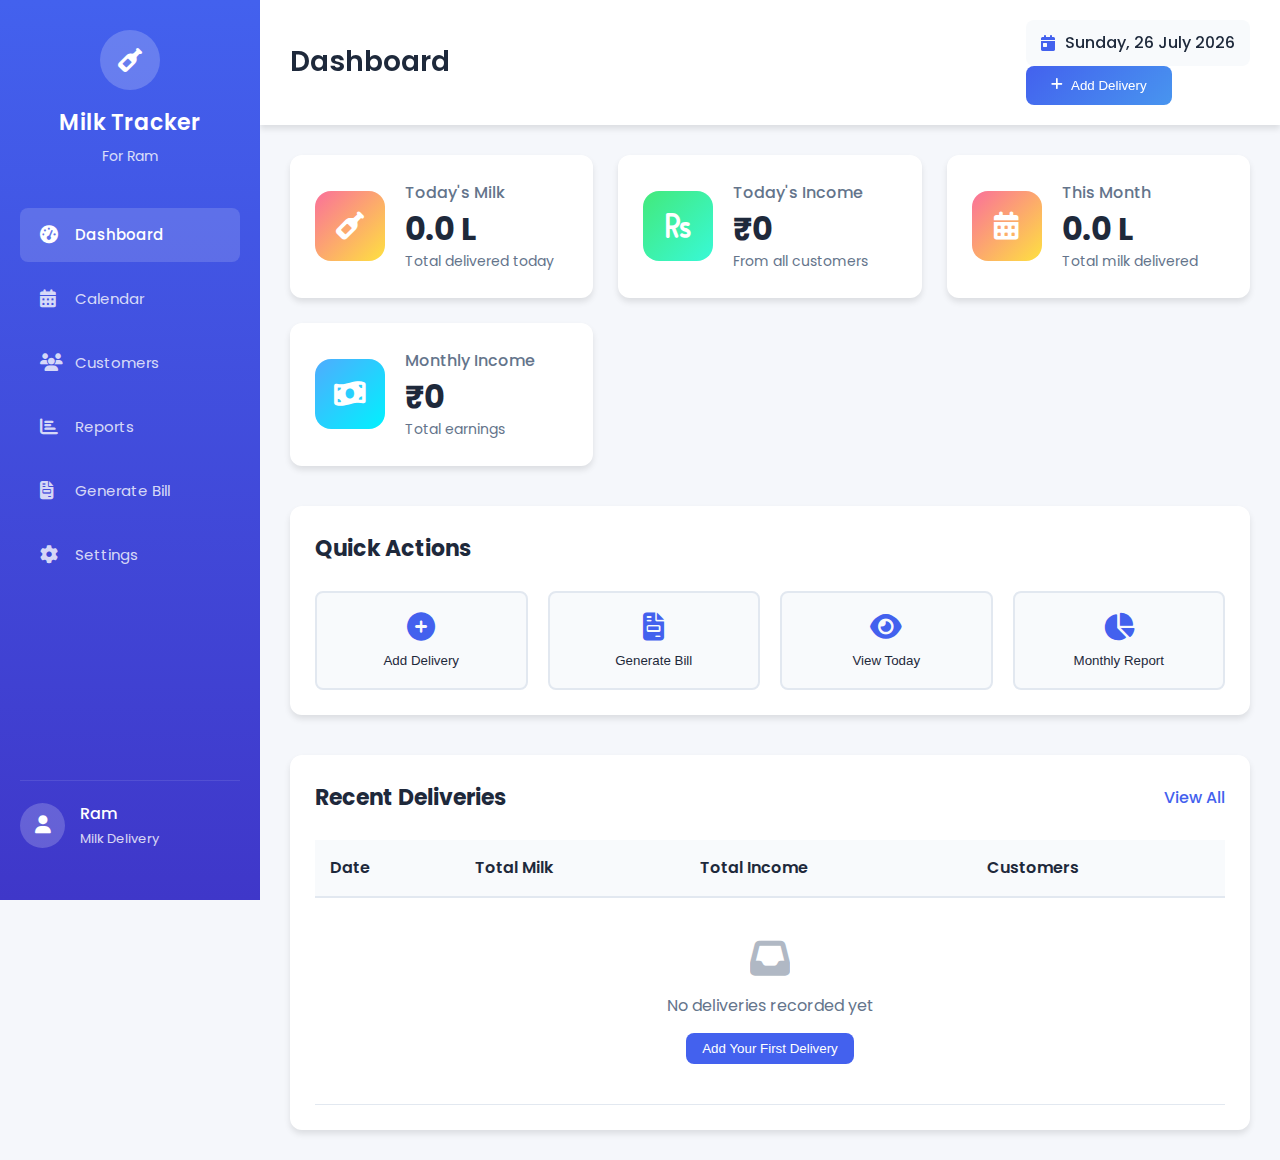
<file: index.html>
<!DOCTYPE html>
<html lang="en">
<head>
    <meta charset="UTF-8">
    <meta name="viewport" content="width=device-width, initial-scale=1.0">
    <title>Ram's Milk Delivery Tracker</title>
    <link rel="stylesheet" href="/style.css">
    <link rel="stylesheet" href="https://cdnjs.cloudflare.com/ajax/libs/font-awesome/6.4.0/css/all.min.css">
    <link href="https://fonts.googleapis.com/css2?family=Poppins:wght@300;400;500;600;700&family=Roboto:wght@300;400;500&display=swap" rel="stylesheet">
</head>
<body>
    <!-- Sidebar Navigation -->
    <nav class="sidebar">
        <div class="logo">
            <div class="logo-icon">
                <i class="fas fa-wine-bottle"></i>
            </div>
            <h2>Milk Tracker</h2>
            <p>For Ram</p>
        </div>
        
        <div class="nav-links">
            <a href="#" class="nav-link active" data-page="dashboard">
                <i class="fas fa-tachometer-alt"></i>
                <span>Dashboard</span>
            </a>
            <a href="#" class="nav-link" data-page="calendar">
                <i class="fas fa-calendar-alt"></i>
                <span>Calendar</span>
            </a>
            <a href="#" class="nav-link" data-page="customers">
                <i class="fas fa-users"></i>
                <span>Customers</span>
            </a>
            <a href="#" class="nav-link" data-page="reports">
                <i class="fas fa-chart-bar"></i>
                <span>Reports</span>
            </a>
            <a href="bill.html" class="nav-link">
                <i class="fas fa-file-invoice"></i>
                <span>Generate Bill</span>
            </a>
            <a href="#" class="nav-link" data-page="settings">
                <i class="fas fa-cog"></i>
                <span>Settings</span>
            </a>
        </div>
        
        <div class="user-info">
            <div class="user-avatar">
                <i class="fas fa-user"></i>
            </div>
            <div class="user-details">
                <h4>Ram</h4>
                <p>Milk Delivery</p>
            </div>
        </div>
    </nav>

    <!-- Main Content -->
    <main class="main-content">
        <!-- Top Header -->
        <header class="top-header">
            <div class="header-left">
                <button class="menu-toggle">
                    <i class="fas fa-bars"></i>
                </button>
                <h1 id="page-title">Dashboard</h1>
            </div>
            <div class="header-right">
                <div class="date-display">
                    <i class="fas fa-calendar-day"></i>
                    <span id="current-date">Loading...</span>
                </div>
                <button class="add-delivery-btn" id="add-delivery-btn">
                    <i class="fas fa-plus"></i>
                    Add Delivery
                </button>
            </div>
        </header>

        <!-- Dashboard Page -->
        <section id="dashboard" class="page active">
            <!-- Stats Cards -->
            <div class="stats-grid">
                <div class="stat-card">
                    <div class="stat-icon">
                        <i class="fas fa-wine-bottle"></i>
                    </div>
                    <div class="stat-info">
                        <h3>Today's Milk</h3>
                        <p class="stat-value" id="today-milk">0 L</p>
                        <p class="stat-desc">Total delivered today</p>
                    </div>
                </div>
                
                <div class="stat-card">
                    <div class="stat-icon" style="background: linear-gradient(135deg, #43e97b 0%, #38f9d7 100%);">
                        <i class="fas fa-rupee-sign"></i>
                    </div>
                    <div class="stat-info">
                        <h3>Today's Income</h3>
                        <p class="stat-value" id="today-income">₹0</p>
                        <p class="stat-desc">From all customers</p>
                    </div>
                </div>
                
                <div class="stat-card">
                    <div class="stat-icon" style="background: linear-gradient(135deg, #fa709a 0%, #fee140 100%);">
                        <i class="fas fa-calendar-alt"></i>
                    </div>
                    <div class="stat-info">
                        <h3>This Month</h3>
                        <p class="stat-value" id="month-milk">0 L</p>
                        <p class="stat-desc">Total milk delivered</p>
                    </div>
                </div>
                
                <div class="stat-card">
                    <div class="stat-icon" style="background: linear-gradient(135deg, #4facfe 0%, #00f2fe 100%);">
                        <i class="fas fa-money-bill-wave"></i>
                    </div>
                    <div class="stat-info">
                        <h3>Monthly Income</h3>
                        <p class="stat-value" id="month-income">₹0</p>
                        <p class="stat-desc">Total earnings</p>
                    </div>
                </div>
            </div>

            <!-- Quick Actions -->
            <div class="quick-actions">
                <h2>Quick Actions</h2>
                <div class="actions-grid">
                    <button class="action-btn" id="quick-add-delivery">
                        <i class="fas fa-plus-circle"></i>
                        <span>Add Delivery</span>
                    </button>
                    <button class="action-btn" onclick="window.location.href='bill.html'">
                        <i class="fas fa-file-invoice"></i>
                        <span>Generate Bill</span>
                    </button>
                    <button class="action-btn" id="view-today">
                        <i class="fas fa-eye"></i>
                        <span>View Today</span>
                    </button>
                    <button class="action-btn" id="view-month">
                        <i class="fas fa-chart-pie"></i>
                        <span>Monthly Report</span>
                    </button>
                </div>
            </div>

            <!-- Recent Deliveries -->
            <div class="recent-deliveries">
                <div class="section-header">
                    <h2>Recent Deliveries</h2>
                    <a href="#" class="view-all" data-page="calendar">View All</a>
                </div>
                <div class="deliveries-table">
                    <table>
                        <thead>
                            <tr>
                                <th>Date</th>
                                <th>Total Milk</th>
                                <th>Total Income</th>
                                <th>Customers</th>
                            </tr>
                        </thead>
                        <tbody id="recent-deliveries-body">
                            <!-- Will be populated by JS -->
                        </tbody>
                    </table>
                </div>
            </div>
        </section>

        <!-- Calendar Page -->
        <section id="calendar" class="page">
            <div class="calendar-header">
                <h2>Delivery Calendar</h2>
                <div class="calendar-controls">
                    <button id="prev-month" class="calendar-btn">
                        <i class="fas fa-chevron-left"></i>
                    </button>
                    <h3 id="current-month-year">January 2023</h3>
                    <button id="next-month" class="calendar-btn">
                        <i class="fas fa-chevron-right"></i>
                    </button>
                    <button id="today-calendar" class="calendar-btn today-btn">
                        <i class="fas fa-calendar-day"></i>
                        Today
                    </button>
                </div>
            </div>
            
            <div class="calendar-container">
                <div class="calendar-weekdays">
                    <div>Sun</div>
                    <div>Mon</div>
                    <div>Tue</div>
                    <div>Wed</div>
                    <div>Thu</div>
                    <div>Fri</div>
                    <div>Sat</div>
                </div>
                <div class="calendar-days" id="calendar-days">
                    <!-- Will be populated by JS -->
                </div>
            </div>
        </section>

        <!-- Customers Page -->
        <section id="customers" class="page">
            <div class="section-header">
                <h2>Customers</h2>
                <button class="add-customer-btn" id="add-customer-btn">
                    <i class="fas fa-plus"></i>
                    Add Customer
                </button>
            </div>
            
            <div class="customers-grid" id="customers-grid">
                <!-- Customers will be populated dynamically -->
                <div class="empty-state" id="empty-customers-state" style="grid-column: 1/-1; text-align: center; padding: 50px;">
                    <i class="fas fa-users" style="font-size: 60px; color: #cbd5e1; margin-bottom: 20px;"></i>
                    <h3>No Customers Added</h3>
                    <p>Add your first customer to start tracking deliveries</p>
                    <button class="btn-primary" id="add-first-customer" style="margin-top: 20px;">
                        <i class="fas fa-plus"></i> Add Customer
                    </button>
                </div>
            </div>
        </section>

        <!-- Reports Page -->
        <section id="reports" class="page">
            <h2>Monthly Report</h2>
            <div class="report-controls">
                <select id="report-month" class="report-select">
                    <!-- Options will be populated by JS -->
                </select>
                <select id="report-year" class="report-select">
                    <!-- Options will be populated by JS -->
                </select>
                <button id="generate-report" class="report-btn">
                    <i class="fas fa-chart-bar"></i>
                    Generate Report
                </button>
                <button id="print-report" class="report-btn">
                    <i class="fas fa-print"></i>
                    Print Report
                </button>
            </div>
            
            <div class="report-summary">
                <div class="report-card">
                    <h3>Total Milk Delivered</h3>
                    <p class="report-value" id="report-total-milk">0 L</p>
                </div>
                <div class="report-card">
                    <h3>Total Income</h3>
                    <p class="report-value" id="report-total-income">₹0</p>
                </div>
                <div class="report-card">
                    <h3>Delivery Days</h3>
                    <p class="report-value" id="report-days">0</p>
                </div>
                <div class="report-card">
                    <h3>Average Daily</h3>
                    <p class="report-value" id="report-average">0 L</p>
                </div>
            </div>
            
            <div class="report-details">
                <h3>Daily Breakdown</h3>
                <div class="report-table-container">
                    <table class="report-table">
                        <thead>
                            <tr>
                                <th>Date</th>
                                <!-- Customer columns will be added dynamically -->
                                <th>Total Milk</th>
                                <th>Income</th>
                            </tr>
                        </thead>
                        <tbody id="report-table-body">
                            <!-- Will be populated by JS -->
                        </tbody>
                    </table>
                </div>
            </div>
        </section>

        <!-- Settings Page -->
        <section id="settings" class="page">
            <h2>Settings</h2>
            <div class="settings-container">
                <div class="settings-card">
                    <h3><i class="fas fa-cog"></i> Application Settings</h3>
                    
                    <div class="setting-item">
                        <label for="default-milk-price">Default Milk Price per Liter (₹)</label>
                        <input type="number" id="default-milk-price" value="60" min="1" step="1">
                        <p class="setting-description">This price will be used for new customers</p>
                    </div>
                    
                    <button id="save-settings" class="settings-save-btn">
                        <i class="fas fa-save"></i>
                        Save Settings
                    </button>
                </div>
                
                <div class="settings-card">
                    <h3><i class="fas fa-database"></i> Data Management</h3>
                    
                    <div class="data-actions">
                        <button id="export-data" class="data-btn">
                            <i class="fas fa-download"></i>
                            Export Data
                        </button>
                        <button id="import-data" class="data-btn">
                            <i class="fas fa-upload"></i>
                            Import Data
                        </button>
                        <button id="clear-data" class="data-btn danger">
                            <i class="fas fa-trash"></i>
                            Clear All Data
                        </button>
                    </div>
                    
                    <div class="data-info">
                        <p><strong>Storage Status:</strong> <span id="storage-status">Loading...</span></p>
                        <p><strong>Total Customers:</strong> <span id="total-customers">0</span></p>
                        <p><strong>Total Deliveries:</strong> <span id="total-entries">0</span></p>
                        <p><strong>Last Backup:</strong> <span id="last-backup">Never</span></p>
                    </div>
                    
                    <input type="file" id="import-file" accept=".json" style="display: none;">
                </div>
            </div>
        </section>
    </main>

    <!-- Add/Edit Delivery Modal -->
    <div class="modal" id="delivery-modal">
        <div class="modal-content">
            <div class="modal-header">
                <h3 id="modal-title">Add Delivery</h3>
                <button class="close-modal">&times;</button>
            </div>
            <div class="modal-body">
                <form id="delivery-form">
                    <div class="form-group">
                        <label for="delivery-date">Date</label>
                        <input type="date" id="delivery-date" required>
                    </div>
                    
                    <div id="delivery-customers-container">
                        <!-- Customer inputs will be added here dynamically -->
                    </div>
                    
                    <div class="form-group">
                        <label for="delivery-notes">Notes (Optional)</label>
                        <textarea id="delivery-notes" rows="3" placeholder="Any special notes for this delivery"></textarea>
                    </div>
                    
                    <div class="form-summary">
                        <div class="summary-item">
                            <span>Total Milk:</span>
                            <span id="form-total-milk">0 L</span>
                        </div>
                        <div class="summary-item">
                            <span>Total Income:</span>
                            <span id="form-total-income">₹0</span>
                        </div>
                    </div>
                    
                    <div class="form-actions">
                        <button type="button" class="btn-secondary close-modal">Cancel</button>
                        <button type="submit" class="btn-primary">Save Delivery</button>
                    </div>
                </form>
            </div>
        </div>
    </div>

    <!-- Add/Edit Customer Modal -->
    <div class="modal" id="customer-modal">
        <div class="modal-content">
            <div class="modal-header">
                <h3 id="customer-modal-title">Add Customer</h3>
                <button class="close-customer-modal">&times;</button>
            </div>
            <div class="modal-body">
                <form id="customer-form">
                    <input type="hidden" id="customer-id">
                    
                    <div class="form-group">
                        <label for="customer-name">Customer Name *</label>
                        <input type="text" id="customer-name" placeholder="Enter customer name" required>
                    </div>
                    
                    <div class="form-group">
                        <label for="customer-address">Address (Optional)</label>
                        <textarea id="customer-address" rows="2" placeholder="Enter customer address"></textarea>
                    </div>
                    
                    <div class="form-group">
                        <label for="customer-phone">Phone Number (Optional)</label>
                        <input type="tel" id="customer-phone" placeholder="Enter phone number">
                    </div>
                    
                    <div class="form-row">
                        <div class="form-group">
                            <label for="customer-milk-price">Milk Price per Liter (₹) *</label>
                            <input type="number" id="customer-milk-price" min="1" step="0.1" value="60" required>
                        </div>
                        
                        <div class="form-group">
                            <label for="customer-delivery-time">Delivery Time *</label>
                            <select id="customer-delivery-time" required>
                                <option value="Morning">Morning</option>
                                <option value="Evening">Evening</option>
                                <option value="Both">Both (Morning & Evening)</option>
                            </select>
                        </div>
                    </div>
                    
                    <div class="form-row">
                        <div class="form-group">
                            <label for="customer-default-liters">Default Daily Liters *</label>
                            <input type="number" id="customer-default-liters" min="0" step="0.1" value="1" required>
                        </div>
                        
                        <div class="form-group">
                            <label for="customer-status">Status</label>
                            <select id="customer-status">
                                <option value="Active">Active</option>
                                <option value="Inactive">Inactive</option>
                            </select>
                        </div>
                    </div>
                    
                    <div class="form-actions">
                        <button type="button" class="btn-secondary close-customer-modal">Cancel</button>
                        <button type="submit" class="btn-primary" id="customer-save-btn">Save Customer</button>
                        <button type="button" class="btn-danger" id="customer-delete-btn" style="display: none;">Delete Customer</button>
                    </div>
                </form>
            </div>
        </div>
    </div>

    <!-- Notification -->
    <div class="notification" id="notification">
        <span id="notification-text">Delivery saved successfully!</span>
    </div>

    <!-- Confirmation Modal -->
    <div class="modal" id="confirmation-modal">
        <div class="modal-content small">
            <div class="modal-header">
                <h3>Confirm Action</h3>
                <button class="close-confirm">&times;</button>
            </div>
            <div class="modal-body">
                <p id="confirm-message">Are you sure you want to proceed?</p>
                <div class="form-actions">
                    <button type="button" class="btn-secondary close-confirm">Cancel</button>
                    <button type="button" class="btn-danger" id="confirm-action">Confirm</button>
                </div>
            </div>
        </div>
    </div>

    <script src="script.js"></script>
</body>
</html>
</file>
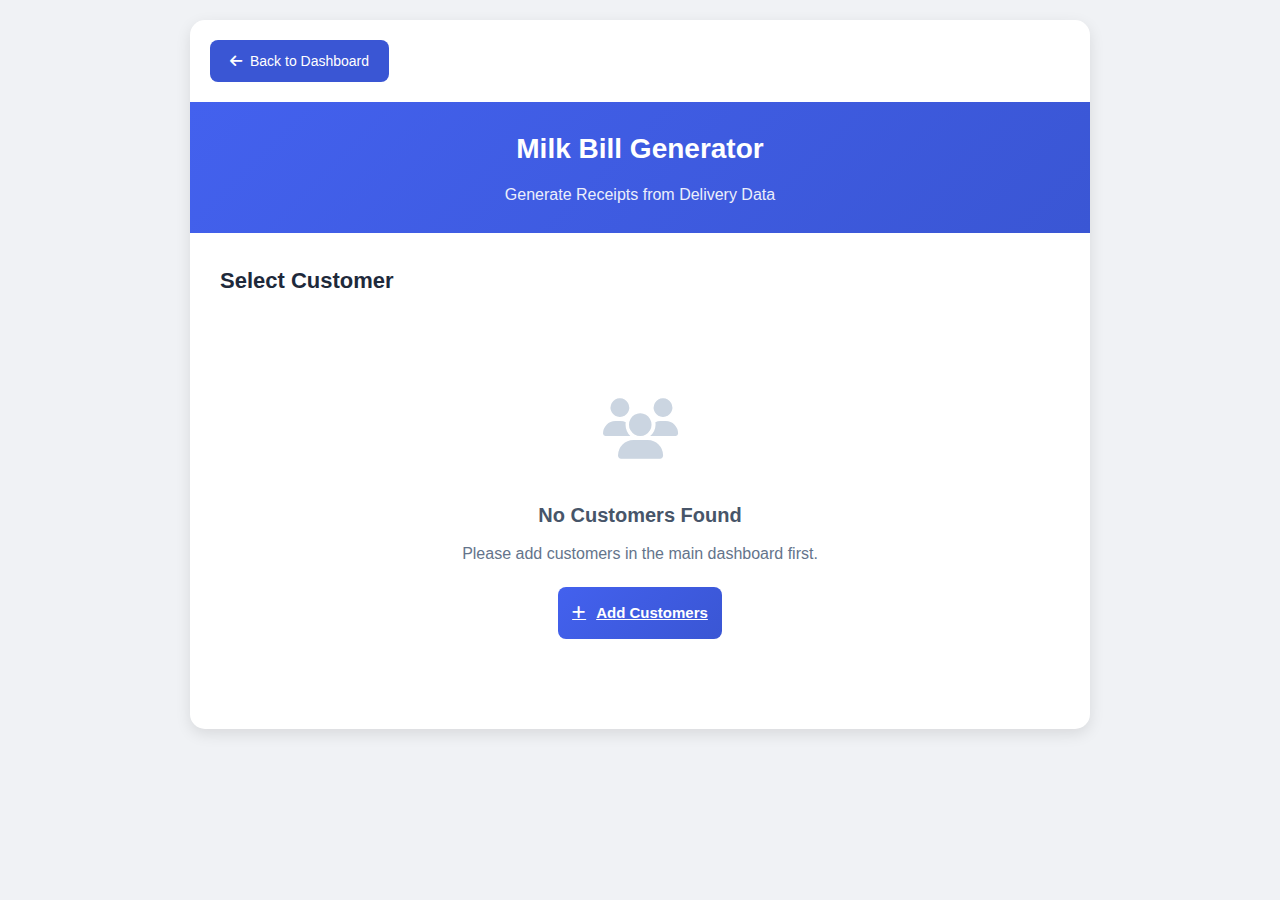
<file: bill.html>
<!DOCTYPE html>
<html lang="en">
<head>
    <meta charset="UTF-8">
    <meta name="viewport" content="width=device-width, initial-scale=1.0">
    <title>Milk Bill Generator</title>
    <style>
        /* Reset and Base */
        * {
            margin: 0;
            padding: 0;
            box-sizing: border-box;
        }
        
        body {
            font-family: 'Arial', sans-serif;
            background: #f0f2f5;
            color: #333;
            padding: 20px;
            line-height: 1.6;
        }
        
        .container {
            max-width: 900px;
            margin: 0 auto;
            background: white;
            border-radius: 15px;
            box-shadow: 0 5px 15px rgba(0,0,0,0.1);
            overflow: hidden;
        }
        
        /* Header */
        .header {
            background: linear-gradient(135deg, #4361ee 0%, #3a56d4 100%);
            color: white;
            padding: 25px;
            text-align: center;
        }
        
        .header h1 {
            font-size: 28px;
            margin-bottom: 10px;
            font-weight: 600;
        }
        
        .header p {
            opacity: 0.9;
            font-size: 16px;
        }
        
        .back-btn {
            display: inline-flex;
            align-items: center;
            gap: 8px;
            margin: 20px;
            padding: 10px 20px;
            background: #3a56d4;
            color: white;
            text-decoration: none;
            border-radius: 8px;
            font-size: 14px;
            font-weight: 500;
            transition: all 0.3s;
        }
        
        .back-btn:hover {
            background: #2f48b9;
            transform: translateY(-2px);
        }
        
        /* Customer Section */
        .customer-section {
            padding: 30px;
        }
        
        .section-title {
            font-size: 22px;
            color: #1e293b;
            margin-bottom: 25px;
            font-weight: 600;
        }
        
        .customer-grid {
            display: grid;
            grid-template-columns: repeat(auto-fill, minmax(280px, 1fr));
            gap: 20px;
            margin-bottom: 30px;
        }
        
        .customer-card {
            background: #f8fafc;
            border: 2px solid #e2e8f0;
            border-radius: 12px;
            padding: 20px;
            cursor: pointer;
            transition: all 0.3s;
            position: relative;
        }
        
        .customer-card:hover {
            border-color: #4361ee;
            transform: translateY(-5px);
            box-shadow: 0 10px 20px rgba(67, 97, 238, 0.1);
        }
        
        .customer-card.active {
            border-color: #4361ee;
            background: #eef2ff;
        }
        
        .customer-name {
            font-size: 18px;
            font-weight: 600;
            color: #1e293b;
            margin-bottom: 8px;
        }
        
        .customer-details {
            font-size: 14px;
            color: #64748b;
            margin-bottom: 15px;
        }
        
        .customer-detail {
            display: flex;
            align-items: center;
            gap: 8px;
            margin-bottom: 5px;
        }
        
        .customer-detail i {
            width: 16px;
            color: #4361ee;
        }
        
        .customer-stats {
            background: white;
            padding: 15px;
            border-radius: 8px;
            margin-top: 15px;
            border: 1px solid #e2e8f0;
        }
        
        .stat-item {
            display: flex;
            justify-content: space-between;
            margin-bottom: 8px;
        }
        
        .stat-label {
            color: #64748b;
            font-size: 13px;
        }
        
        .stat-value {
            font-weight: 600;
            color: #1e293b;
            font-size: 14px;
        }
        
        /* Bill Controls */
        .bill-controls {
            padding: 30px;
            background: #f8fafc;
            border-top: 1px solid #e2e8f0;
        }
        
        .period-selector {
            background: white;
            padding: 25px;
            border-radius: 12px;
            border: 1px solid #e2e8f0;
            margin-bottom: 25px;
        }
        
        .period-title {
            font-size: 18px;
            color: #1e293b;
            margin-bottom: 20px;
            font-weight: 600;
        }
        
        .period-grid {
            display: grid;
            grid-template-columns: repeat(auto-fit, minmax(200px, 1fr));
            gap: 20px;
        }
        
        .form-group {
            margin-bottom: 0;
        }
        
        .form-group label {
            display: block;
            margin-bottom: 8px;
            color: #475569;
            font-weight: 500;
            font-size: 14px;
        }
        
        select {
            width: 100%;
            padding: 12px;
            border: 1px solid #cbd5e1;
            border-radius: 8px;
            font-family: 'Arial', sans-serif;
            font-size: 14px;
            background: white;
            color: #1e293b;
        }
        
        select:focus {
            outline: none;
            border-color: #4361ee;
            box-shadow: 0 0 0 3px rgba(67, 97, 238, 0.1);
        }
        
        /* Action Buttons */
        .action-buttons {
            display: flex;
            gap: 15px;
            margin-top: 25px;
        }
        
        .btn {
            flex: 1;
            padding: 14px;
            border: none;
            border-radius: 8px;
            font-weight: 600;
            cursor: pointer;
            font-size: 15px;
            transition: all 0.3s;
            display: flex;
            align-items: center;
            justify-content: center;
            gap: 10px;
        }
        
        .btn-primary {
            background: linear-gradient(135deg, #4361ee 0%, #3a56d4 100%);
            color: white;
        }
        
        .btn-primary:hover:not(:disabled) {
            background: linear-gradient(135deg, #3a56d4 0%, #2f48b9 100%);
            transform: translateY(-2px);
            box-shadow: 0 5px 15px rgba(67, 97, 238, 0.3);
        }
        
        .btn-primary:disabled {
            opacity: 0.6;
            cursor: not-allowed;
        }
        
        .btn-secondary {
            background: white;
            color: #475569;
            border: 2px solid #cbd5e1;
        }
        
        .btn-secondary:hover {
            background: #f8fafc;
            border-color: #94a3b8;
        }
        
        /* Bill Display */
        .bill-display {
            padding: 30px;
            display: none;
        }
        
        .bill-display.active {
            display: block;
            animation: fadeIn 0.5s ease;
        }
        
        @keyframes fadeIn {
            from { opacity: 0; transform: translateY(20px); }
            to { opacity: 1; transform: translateY(0); }
        }
        
        .bill-receipt {
            background: white;
            border: 2px solid #1e293b;
            border-radius: 12px;
            padding: 40px;
            max-width: 600px;
            margin: 0 auto;
            position: relative;
        }
        
        .receipt-header {
            text-align: center;
            margin-bottom: 35px;
            padding-bottom: 25px;
            border-bottom: 2px solid #1e293b;
        }
        
        .receipt-title {
            font-size: 28px;
            font-weight: 700;
            margin-bottom: 10px;
            color: #1e293b;
        }
        
        .receipt-subtitle {
            color: #64748b;
            font-size: 16px;
            margin-bottom: 5px;
        }
        
        .receipt-date {
            color: #94a3b8;
            font-size: 14px;
        }
        
        .receipt-content {
            margin: 25px 0;
        }
        
        .receipt-row {
            display: flex;
            justify-content: space-between;
            margin-bottom: 18px;
            padding-bottom: 18px;
            border-bottom: 1px solid #e2e8f0;
        }
        
        .receipt-label {
            font-weight: 500;
            color: #475569;
        }
        
        .receipt-value {
            font-weight: 600;
            color: #1e293b;
        }
        
        .delivery-details {
            background: #f8fafc;
            border-radius: 8px;
            padding: 20px;
            margin: 25px 0;
        }
        
        .delivery-title {
            font-weight: 600;
            color: #475569;
            margin-bottom: 15px;
            font-size: 16px;
        }
        
        .delivery-list {
            font-size: 14px;
            color: #64748b;
            line-height: 1.8;
        }
        
        .delivery-item {
            display: flex;
            justify-content: space-between;
            margin-bottom: 8px;
        }
        
        .delivery-date {
            flex: 1;
        }
        
        .delivery-quantity {
            font-weight: 600;
            color: #1e293b;
            min-width: 80px;
            text-align: right;
        }
        
        .total-row {
            margin-top: 30px;
            padding-top: 25px;
            border-top: 2px solid #1e293b;
            font-size: 18px;
        }
        
        .total-amount {
            color: #4361ee;
            font-size: 32px;
            font-weight: 700;
        }
        
        .receipt-footer {
            text-align: center;
            margin-top: 35px;
            padding-top: 25px;
            border-top: 1px solid #e2e8f0;
            color: #64748b;
            font-size: 14px;
        }
        
        .receipt-stamp {
            position: absolute;
            bottom: 30px;
            right: 30px;
            opacity: 0.1;
            font-size: 60px;
            transform: rotate(-15deg);
            pointer-events: none;
        }
        
        /* Print Buttons */
        .print-buttons {
            display: flex;
            gap: 15px;
            margin-top: 40px;
            justify-content: center;
        }
        
        /* No Customers Message */
        .no-customers {
            text-align: center;
            padding: 60px 30px;
            color: #64748b;
        }
        
        .no-customers-icon {
            font-size: 60px;
            color: #cbd5e1;
            margin-bottom: 20px;
        }
        
        .no-customers h3 {
            font-size: 20px;
            margin-bottom: 10px;
            color: #475569;
        }
        
        /* Loading State */
        .loading {
            text-align: center;
            padding: 40px;
            color: #64748b;
        }
        
        .loading-spinner {
            width: 40px;
            height: 40px;
            border: 3px solid #e2e8f0;
            border-top-color: #4361ee;
            border-radius: 50%;
            animation: spin 1s linear infinite;
            margin: 0 auto 20px;
        }
        
        @keyframes spin {
            to { transform: rotate(360deg); }
        }
        
        /* Print Styles */
        @media print {
            .header, .customer-section, .bill-controls, .print-buttons, .back-btn {
                display: none !important;
            }
            
            body {
                padding: 0;
                background: white;
            }
            
            .container {
                box-shadow: none;
                max-width: none;
            }
            
            .bill-display {
                padding: 0;
                display: block !important;
            }
            
            .bill-receipt {
                border: 2px solid #000 !important;
                max-width: none !important;
                margin: 0 !important;
                padding: 50px !important;
                page-break-inside: avoid;
            }
            
            .receipt-stamp {
                opacity: 0.2;
            }
        }
        
        /* Responsive */
        @media (max-width: 768px) {
            .customer-grid {
                grid-template-columns: 1fr;
            }
            
            .period-grid {
                grid-template-columns: 1fr;
            }
            
            .action-buttons, .print-buttons {
                flex-direction: column;
            }
            
            .bill-receipt {
                padding: 25px;
            }
            
            .receipt-title {
                font-size: 24px;
            }
        }
        
        @media (max-width: 480px) {
            .container {
                margin: 0;
                border-radius: 0;
            }
            
            .header, .customer-section, .bill-controls, .bill-display {
                padding: 20px;
            }
            
            .bill-receipt {
                padding: 20px;
            }
        }
    </style>
    <link rel="stylesheet" href="https://cdnjs.cloudflare.com/ajax/libs/font-awesome/6.4.0/css/all.min.css">
</head>
<body>
    <div class="container">
        <a href="index.html" class="back-btn">
            <i class="fas fa-arrow-left"></i>
            Back to Dashboard
        </a>
        
        <div class="header">
            <h1>Milk Bill Generator</h1>
            <p>Generate Receipts from Delivery Data</p>
        </div>
        
        <!-- Customer Section -->
        <div class="customer-section">
            <h2 class="section-title">Select Customer</h2>
            
            <div class="customer-grid" id="customerGrid">
                <!-- Customers will be loaded here -->
                <div class="loading">
                    <div class="loading-spinner"></div>
                    <p>Loading customers...</p>
                </div>
            </div>
            
            <div class="no-customers" id="noCustomers" style="display: none;">
                <div class="no-customers-icon">
                    <i class="fas fa-users"></i>
                </div>
                <h3>No Customers Found</h3>
                <p>Please add customers in the main dashboard first.</p>
                <a href="index.html#customers" class="btn btn-primary" style="margin-top: 20px; display: inline-flex;">
                    <i class="fas fa-plus"></i>
                    Add Customers
                </a>
            </div>
        </div>
        
        <!-- Bill Controls (Only visible when customer is selected) -->
        <div class="bill-controls" id="billControls" style="display: none;">
            <div class="period-selector">
                <h3 class="period-title">Select Billing Period</h3>
                <div class="period-grid">
                    <div class="form-group">
                        <label for="month"><i class="fas fa-calendar-alt"></i> Month</label>
                        <select id="month">
                            <option value="1">January</option>
                            <option value="2">February</option>
                            <option value="3">March</option>
                            <option value="4">April</option>
                            <option value="5">May</option>
                            <option value="6">June</option>
                            <option value="7">July</option>
                            <option value="8">August</option>
                            <option value="9">September</option>
                            <option value="10">October</option>
                            <option value="11">November</option>
                            <option value="12">December</option>
                        </select>
                    </div>
                    
                    <div class="form-group">
                        <label for="year"><i class="fas fa-calendar"></i> Year</label>
                        <select id="year"></select>
                    </div>
                </div>
                
                <div class="action-buttons">
                    <button class="btn btn-primary" id="generateBtn" onclick="generateReceipt()" disabled>
                        <i class="fas fa-file-invoice"></i>
                        Generate Receipt
                    </button>
                    <button class="btn btn-secondary" onclick="clearSelection()">
                        <i class="fas fa-times"></i>
                        Clear Selection
                    </button>
                </div>
            </div>
        </div>
        
        <!-- Bill Display -->
        <div class="bill-display" id="billDisplay">
            <div class="bill-receipt" id="billReceipt">
                <!-- Receipt content will be generated here -->
            </div>
            
            <div class="print-buttons" id="printButtons">
                <button class="btn btn-primary" onclick="printReceipt()">
                    <i class="fas fa-print"></i>
                    Print Receipt
                </button>
                <button class="btn btn-secondary" onclick="downloadReceipt()">
                    <i class="fas fa-download"></i>
                    Download as PDF
                </button>
            </div>
        </div>
    </div>

    <script>
        // Global variables
        let customers = [];
        let deliveryData = {};
        let settings = {};
        let currentCustomer = null;
        
        // Initialize the application
        document.addEventListener('DOMContentLoaded', function() {
            loadCustomers();
            loadDeliveryData();
            loadSettings();
            setupYearSelect();
            setCurrentMonth();
            
            // Load selected customer from localStorage if exists
            const savedCustomerId = localStorage.getItem('selected_customer_for_bill');
            if (savedCustomerId) {
                // Clear it immediately since we're using it
                localStorage.removeItem('selected_customer_for_bill');
                setTimeout(() => selectCustomerById(savedCustomerId), 100);
            }
        });
        
        // Load customers from localStorage
        function loadCustomers() {
            const savedCustomers = localStorage.getItem('ram_milk_customers');
            if (savedCustomers) {
                try {
                    customers = JSON.parse(savedCustomers).filter(c => c.status !== 'Inactive');
                    renderCustomers();
                } catch (e) {
                    console.error('Error loading customers:', e);
                    showNoCustomers();
                }
            } else {
                showNoCustomers();
            }
        }
        
        // Load delivery data from localStorage
        function loadDeliveryData() {
            const savedData = localStorage.getItem('ram_milk_delivery_data');
            if (savedData) {
                try {
                    deliveryData = JSON.parse(savedData);
                } catch (e) {
                    console.error('Error loading delivery data:', e);
                    deliveryData = {};
                }
            } else {
                deliveryData = {};
            }
        }
        
        // Load settings from localStorage
        function loadSettings() {
            const savedSettings = localStorage.getItem('ram_milk_settings');
            if (savedSettings) {
                try {
                    settings = JSON.parse(savedSettings);
                } catch (e) {
                    console.error('Error loading settings:', e);
                    settings = {};
                }
            } else {
                settings = {};
            }
        }
        
        // Setup year dropdown
        function setupYearSelect() {
            const yearSelect = document.getElementById('year');
            const currentYear = new Date().getFullYear();
            
            // Clear existing options
            yearSelect.innerHTML = '';
            
            // Add current year and previous 5 years
            for (let year = currentYear; year >= currentYear - 5; year--) {
                const option = document.createElement('option');
                option.value = year;
                option.textContent = year;
                if (year === currentYear) option.selected = true;
                yearSelect.appendChild(option);
            }
        }
        
        // Set current month
        function setCurrentMonth() {
            const currentMonth = new Date().getMonth() + 1;
            document.getElementById('month').value = currentMonth;
        }
        
        // Show no customers message
        function showNoCustomers() {
            document.getElementById('customerGrid').style.display = 'none';
            document.getElementById('noCustomers').style.display = 'block';
        }
        
        // Render customers list
        function renderCustomers() {
            const customerGrid = document.getElementById('customerGrid');
            
            if (customers.length === 0) {
                showNoCustomers();
                return;
            }
            
            // Remove loading state
            customerGrid.innerHTML = '';
            
            customers.forEach(customer => {
                // Calculate current month total for preview
                const currentDate = new Date();
                const currentYear = currentDate.getFullYear();
                const currentMonth = currentDate.getMonth() + 1;
                const monthTotal = calculateMonthTotal(customer.id, currentMonth, currentYear);
                
                const customerCard = document.createElement('div');
                customerCard.className = 'customer-card';
                customerCard.dataset.customerId = customer.id;
                customerCard.innerHTML = `
                    <div class="customer-name">${customer.name}</div>
                    <div class="customer-details">
                        <div class="customer-detail">
                            <i class="fas fa-rupee-sign"></i>
                            <span>₹${customer.milkPrice || (settings.defaultMilkPrice || 60)} per liter</span>
                        </div>
                        <div class="customer-detail">
                            <i class="fas fa-clock"></i>
                            <span>${customer.deliveryTime || 'Morning'} Delivery</span>
                        </div>
                        ${customer.phone ? `
                        <div class="customer-detail">
                            <i class="fas fa-phone"></i>
                            <span>${customer.phone}</span>
                        </div>
                        ` : ''}
                    </div>
                    <div class="customer-stats">
                        <div class="stat-item">
                            <span class="stat-label">This Month:</span>
                            <span class="stat-value">${monthTotal.liters.toFixed(1)} L</span>
                        </div>
                        <div class="stat-item">
                            <span class="stat-label">Amount:</span>
                            <span class="stat-value">₹${monthTotal.amount.toFixed(0)}</span>
                        </div>
                    </div>
                `;
                
                customerCard.addEventListener('click', () => selectCustomer(customer));
                customerGrid.appendChild(customerCard);
            });
        }
        
        // Calculate month total for a customer
        function calculateMonthTotal(customerId, month, year) {
            const monthStr = month.toString().padStart(2, '0');
            const yearMonth = `${year}-${monthStr}`;
            
            let totalLiters = 0;
            
            // Filter data for selected month
            Object.entries(deliveryData).forEach(([date, data]) => {
                if (date.startsWith(yearMonth)) {
                    const liters = parseFloat(data[customerId]) || 0;
                    totalLiters += liters;
                }
            });
            
            const customer = customers.find(c => c.id === customerId);
            const milkPrice = customer ? (parseFloat(customer.milkPrice) || settings.defaultMilkPrice || 60) : 60;
            const totalAmount = totalLiters * milkPrice;
            
            return {
                liters: totalLiters,
                amount: totalAmount
            };
        }
        
        // Select customer by ID (for auto-selection from main app)
        function selectCustomerById(customerId) {
            const customer = customers.find(c => c.id === customerId);
            if (customer) {
                selectCustomer(customer);
            }
        }
        
        // Select customer
        function selectCustomer(customer) {
            // Remove active class from all cards
            document.querySelectorAll('.customer-card').forEach(card => {
                card.classList.remove('active');
            });
            
            // Add active class to selected card
            const selectedCard = document.querySelector(`[data-customer-id="${customer.id}"]`);
            if (selectedCard) {
                selectedCard.classList.add('active');
            }
            
            currentCustomer = customer;
            
            // Show bill controls
            document.getElementById('billControls').style.display = 'block';
            document.getElementById('generateBtn').disabled = false;
            
            // Hide any existing receipt
            document.getElementById('billDisplay').classList.remove('active');
        }
        
        // Clear selection
        function clearSelection() {
            // Remove active class from all cards
            document.querySelectorAll('.customer-card').forEach(card => {
                card.classList.remove('active');
            });
            
            currentCustomer = null;
            
            // Hide bill controls
            document.getElementById('billControls').style.display = 'none';
            document.getElementById('generateBtn').disabled = true;
            
            // Hide receipt
            document.getElementById('billDisplay').classList.remove('active');
        }
        
        // Generate receipt
        function generateReceipt() {
            if (!currentCustomer) {
                alert('Please select a customer first');
                return;
            }
            
            const month = parseInt(document.getElementById('month').value);
            const year = parseInt(document.getElementById('year').value);
            
            // Get month name
            const monthNames = [
                "January", "February", "March", "April", "May", "June",
                "July", "August", "September", "October", "November", "December"
            ];
            const monthName = monthNames[month - 1];
            
            // Calculate delivery data for the selected period
            const deliverySummary = calculateDeliverySummary(currentCustomer.id, month, year);
            
            // Generate receipt HTML
            const receiptHTML = createReceiptHTML(currentCustomer, monthName, year, deliverySummary);
            
            // Display receipt
            document.getElementById('billReceipt').innerHTML = receiptHTML;
            document.getElementById('billDisplay').classList.add('active');
            
            // Scroll to receipt
            document.getElementById('billDisplay').scrollIntoView({ behavior: 'smooth' });
        }
        
        // Calculate delivery summary for a period
        function calculateDeliverySummary(customerId, month, year) {
            const monthStr = month.toString().padStart(2, '0');
            const yearMonth = `${year}-${monthStr}`;
            
            let totalLiters = 0;
            let deliveryDays = [];
            
            // Filter data for selected month
            Object.entries(deliveryData).forEach(([date, data]) => {
                if (date.startsWith(yearMonth)) {
                    const liters = parseFloat(data[customerId]) || 0;
                    if (liters > 0) {
                        totalLiters += liters;
                        
                        const dateObj = new Date(date);
                        const dayNum = dateObj.getDate();
                        const dayName = dateObj.toLocaleDateString('en-IN', { weekday: 'short' });
                        
                        deliveryDays.push({
                            date: dayNum,
                            day: dayName,
                            liters: liters
                        });
                    }
                }
            });
            
            // Sort by date
            deliveryDays.sort((a, b) => a.date - b.date);
            
            // Get customer's milk price
            const customer = customers.find(c => c.id === customerId);
            const milkPrice = customer ? (parseFloat(customer.milkPrice) || settings.defaultMilkPrice || 60) : 60;
            const totalAmount = totalLiters * milkPrice;
            
            return {
                totalLiters: totalLiters,
                totalAmount: totalAmount,
                milkPrice: milkPrice,
                deliveryDays: deliveryDays,
                deliveryCount: deliveryDays.length
            };
        }
        
        // Create receipt HTML
        function createReceiptHTML(customer, monthName, year, summary) {
            const today = new Date();
            const formattedDate = today.toLocaleDateString('en-IN', {
                day: '2-digit',
                month: 'long',
                year: 'numeric'
            });
            
            // Create delivery days list
            let deliveryList = '';
            if (summary.deliveryDays.length > 0) {
                summary.deliveryDays.forEach(day => {
                    deliveryList += `
                        <div class="delivery-item">
                            <span class="delivery-date">${day.date} ${monthName} (${day.day})</span>
                            <span class="delivery-quantity">${day.liters} L</span>
                        </div>
                    `;
                });
            } else {
                deliveryList = '<div style="text-align: center; padding: 20px; color: #94a3b8;">No deliveries recorded for this period</div>';
            }
            
            return `
                <div class="receipt-stamp">
                    <i class="fas fa-check-circle"></i>
                </div>
                
                <div class="receipt-header">
                    <div class="receipt-title">MILK DELIVERY RECEIPT</div>
                    <div class="receipt-subtitle">${monthName} ${year}</div>
                    <div class="receipt-date">Generated on ${formattedDate}</div>
                </div>
                
                <div class="receipt-content">
                    <div class="receipt-row">
                        <div class="receipt-label">Customer Name</div>
                        <div class="receipt-value">${customer.name}</div>
                    </div>
                    
                    ${customer.address ? `
                    <div class="receipt-row">
                        <div class="receipt-label">Address</div>
                        <div class="receipt-value">${customer.address}</div>
                    </div>
                    ` : ''}
                    
                    ${customer.phone ? `
                    <div class="receipt-row">
                        <div class="receipt-label">Phone Number</div>
                        <div class="receipt-value">${customer.phone}</div>
                    </div>
                    ` : ''}
                    
                    <div class="receipt-row">
                        <div class="receipt-label">Delivery Time</div>
                        <div class="receipt-value">${customer.deliveryTime || 'Morning'} Delivery</div>
                    </div>
                    
                    <div class="receipt-row">
                        <div class="receipt-label">Billing Period</div>
                        <div class="receipt-value">${monthName} ${year}</div>
                    </div>
                    
                    <div class="delivery-details">
                        <div class="delivery-title">
                            <i class="fas fa-calendar-check"></i>
                            Delivery Summary (${summary.deliveryCount} days)
                        </div>
                        <div class="delivery-list">
                            ${deliveryList}
                        </div>
                    </div>
                    
                    <div class="receipt-row">
                        <div class="receipt-label">Total Quantity Delivered</div>
                        <div class="receipt-value">${summary.totalLiters.toFixed(1)} Liters</div>
                    </div>
                    
                    <div class="receipt-row">
                        <div class="receipt-label">Rate per Liter</div>
                        <div class="receipt-value">₹${summary.milkPrice}</div>
                    </div>
                    
                    <div class="receipt-row total-row">
                        <div class="receipt-label">Total Amount Payable</div>
                        <div class="receipt-value total-amount">₹${summary.totalAmount.toFixed(0)}</div>
                    </div>
                </div>
                
                <div class="receipt-footer">
                    <p>Thank you for your business!</p>
                    <p style="margin-top: 10px; font-size: 13px; color: #94a3b8;">
                        <i class="fas fa-info-circle"></i>
                        This is a computer generated receipt. No signature required.
                    </p>
                    <p style="margin-top: 5px; font-size: 12px;">
                        Generated by Milk Delivery System
                    </p>
                </div>
            `;
        }
        
        // Print receipt
        function printReceipt() {
            window.print();
        }
        
        // Download receipt as PDF
        function downloadReceipt() {
            if (!currentCustomer) return;
            
            const month = document.getElementById('month').options[document.getElementById('month').selectedIndex].text;
            const year = document.getElementById('year').value;
            
            // Get receipt text
            const receiptText = document.getElementById('billReceipt').innerText;
            
            // Create a Blob with the text
            const blob = new Blob([receiptText], { type: 'text/plain' });
            const url = URL.createObjectURL(blob);
            
            // Create a temporary link and trigger download
            const link = document.createElement('a');
            link.href = url;
            link.download = `Milk_Receipt_${currentCustomer.name.replace(/\s+/g, '_')}_${month}_${year}.txt`;
            document.body.appendChild(link);
            link.click();
            document.body.removeChild(link);
            
            // Clean up
            URL.revokeObjectURL(url);
            
            // Show notification (you could add a toast notification here)
            alert('Receipt downloaded successfully!');
        }
        
        // Function to export customer data for debugging (optional)
        function exportCustomerData() {
            const data = {
                customers: customers,
                deliveryData: deliveryData,
                settings: settings
            };
            console.log('Customer Data:', data);
        }
    </script>
</body>
</html>
</file>
<file: style.css>
/* Reset and Base Styles */
* {
    margin: 0;
    padding: 0;
    box-sizing: border-box;
}

:root {
    --primary-color: #4361ee;
    --primary-light: #4895ef;
    --secondary-color: #3f37c9;
    --accent-color: #4cc9f0;
    --success-color: #4ade80;
    --warning-color: #f59e0b;
    --danger-color: #ef4444;
    --light-color: #f8fafc;
    --dark-color: #1e293b;
    --gray-color: #64748b;
    --gray-light: #e2e8f0;
    --shadow: 0 4px 6px rgba(0, 0, 0, 0.1);
    --shadow-lg: 0 10px 15px rgba(0, 0, 0, 0.1);
    --border-radius: 12px;
    --border-radius-sm: 8px;
    --transition: all 0.3s ease;
}

body {
    font-family: 'Poppins', sans-serif;
    background-color: #f5f7fb;
    color: var(--dark-color);
    line-height: 1.6;
    display: flex;
    min-height: 100vh;
    overflow-x: hidden;
}

/* Sidebar Styles */
.sidebar {
    width: 260px;
    background: linear-gradient(180deg, var(--primary-color) 0%, var(--secondary-color) 100%);
    color: white;
    padding: 30px 20px;
    display: flex;
    flex-direction: column;
    position: fixed;
    height: 100vh;
    z-index: 100;
    transition: var(--transition);
}

.logo {
    text-align: center;
    margin-bottom: 40px;
}

.logo-icon {
    width: 60px;
    height: 60px;
    background: rgba(255, 255, 255, 0.2);
    border-radius: 50%;
    display: flex;
    align-items: center;
    justify-content: center;
    margin: 0 auto 15px;
    font-size: 24px;
}

.logo h2 {
    font-size: 22px;
    font-weight: 600;
    margin-bottom: 5px;
}

.logo p {
    font-size: 14px;
    opacity: 0.8;
}

.nav-links {
    flex: 1;
}

.nav-link {
    display: flex;
    align-items: center;
    gap: 15px;
    padding: 15px 20px;
    color: rgba(255, 255, 255, 0.8);
    text-decoration: none;
    border-radius: var(--border-radius-sm);
    margin-bottom: 10px;
    transition: var(--transition);
}

.nav-link:hover {
    background: rgba(255, 255, 255, 0.1);
    color: white;
}

.nav-link.active {
    background: rgba(255, 255, 255, 0.15);
    color: white;
    font-weight: 500;
}

.nav-link i {
    width: 20px;
    font-size: 18px;
}

.nav-link span {
    font-size: 15px;
}

.user-info {
    display: flex;
    align-items: center;
    gap: 15px;
    padding: 20px 0;
    border-top: 1px solid rgba(255, 255, 255, 0.1);
    margin-top: 20px;
}

.user-avatar {
    width: 45px;
    height: 45px;
    background: rgba(255, 255, 255, 0.2);
    border-radius: 50%;
    display: flex;
    align-items: center;
    justify-content: center;
    font-size: 18px;
}

.user-details h4 {
    font-size: 16px;
    font-weight: 500;
    margin-bottom: 3px;
}

.user-details p {
    font-size: 13px;
    opacity: 0.8;
}

/* Main Content Styles */
.main-content {
    flex: 1;
    margin-left: 260px;
    padding: 0;
    transition: var(--transition);
}

/* Top Header Styles */
.top-header {
    background: white;
    padding: 20px 30px;
    display: flex;
    justify-content: space-between;
    align-items: center;
    box-shadow: var(--shadow);
    position: sticky;
    top: 0;
    z-index: 90;
}

.header-left {
    display: flex;
    align-items: center;
    gap: 20px;
}

.menu-toggle {
    display: none;
    background: none;
    border: none;
    font-size: 20px;
    color: var(--dark-color);
    cursor: pointer;
}

.top-header h1 {
    font-size: 28px;
    font-weight: 600;
    color: var(--dark-color);
}

.date-display {
    display: flex;
    align-items: center;
    gap: 10px;
    background: var(--light-color);
    padding: 10px 15px;
    border-radius: var(--border-radius-sm);
    font-weight: 500;
}

.date-display i {
    color: var(--primary-color);
}

.add-delivery-btn {
    background: linear-gradient(135deg, var(--primary-color) 0%, var(--primary-light) 100%);
    color: white;
    border: none;
    padding: 12px 25px;
    border-radius: var(--border-radius-sm);
    font-weight: 500;
    cursor: pointer;
    display: flex;
    align-items: center;
    gap: 8px;
    transition: var(--transition);
}

.add-delivery-btn:hover {
    transform: translateY(-2px);
    box-shadow: var(--shadow-lg);
}

/* Page Sections */
.page {
    padding: 30px;
    display: none;
}

.page.active {
    display: block;
    animation: fadeIn 0.5s ease;
}

@keyframes fadeIn {
    from { opacity: 0; }
    to { opacity: 1; }
}

/* Stats Grid */
.stats-grid {
    display: grid;
    grid-template-columns: repeat(auto-fit, minmax(250px, 1fr));
    gap: 25px;
    margin-bottom: 40px;
}

.stat-card {
    background: white;
    border-radius: var(--border-radius);
    padding: 25px;
    display: flex;
    align-items: center;
    gap: 20px;
    box-shadow: var(--shadow);
    transition: var(--transition);
}

.stat-card:hover {
    transform: translateY(-5px);
    box-shadow: var(--shadow-lg);
}

.stat-icon {
    width: 70px;
    height: 70px;
    background: linear-gradient(135deg, #fa709a 0%, #fee140 100%);
    border-radius: 16px;
    display: flex;
    align-items: center;
    justify-content: center;
    font-size: 28px;
    color: white;
    flex-shrink: 0;
}

.stat-info h3 {
    font-size: 16px;
    color: var(--gray-color);
    margin-bottom: 8px;
    font-weight: 500;
}

.stat-value {
    font-size: 32px;
    font-weight: 700;
    color: var(--dark-color);
    line-height: 1;
    margin-bottom: 5px;
}

.stat-desc {
    font-size: 14px;
    color: var(--gray-color);
}

/* Quick Actions */
.quick-actions {
    background: white;
    border-radius: var(--border-radius);
    padding: 25px;
    margin-bottom: 40px;
    box-shadow: var(--shadow);
}

.quick-actions h2 {
    font-size: 22px;
    margin-bottom: 25px;
    color: var(--dark-color);
}

.actions-grid {
    display: grid;
    grid-template-columns: repeat(auto-fit, minmax(200px, 1fr));
    gap: 20px;
}

.action-btn {
    background: var(--light-color);
    border: 2px solid var(--gray-light);
    border-radius: var(--border-radius-sm);
    padding: 20px;
    display: flex;
    flex-direction: column;
    align-items: center;
    gap: 12px;
    cursor: pointer;
    transition: var(--transition);
}

.action-btn:hover {
    background: white;
    border-color: var(--primary-color);
    transform: translateY(-3px);
}

.action-btn i {
    font-size: 28px;
    color: var(--primary-color);
}

.action-btn span {
    font-weight: 500;
    color: var(--dark-color);
}

/* Recent Deliveries */
.recent-deliveries {
    background: white;
    border-radius: var(--border-radius);
    padding: 25px;
    box-shadow: var(--shadow);
}

.section-header {
    display: flex;
    justify-content: space-between;
    align-items: center;
    margin-bottom: 25px;
}

.section-header h2 {
    font-size: 22px;
    color: var(--dark-color);
}

.view-all {
    color: var(--primary-color);
    text-decoration: none;
    font-weight: 500;
    display: flex;
    align-items: center;
    gap: 5px;
}

.view-all:hover {
    text-decoration: underline;
}

.deliveries-table {
    overflow-x: auto;
}

.deliveries-table table {
    width: 100%;
    border-collapse: collapse;
}

.deliveries-table th {
    background: var(--light-color);
    padding: 15px;
    text-align: left;
    font-weight: 600;
    color: var(--dark-color);
    border-bottom: 2px solid var(--gray-light);
}

.deliveries-table td {
    padding: 15px;
    border-bottom: 1px solid var(--gray-light);
}

.deliveries-table tbody tr:hover {
    background: var(--light-color);
}

/* Calendar Page */
.calendar-header {
    background: white;
    border-radius: var(--border-radius);
    padding: 25px;
    margin-bottom: 25px;
    box-shadow: var(--shadow);
    display: flex;
    justify-content: space-between;
    align-items: center;
    flex-wrap: wrap;
    gap: 20px;
}

.calendar-header h2 {
    font-size: 22px;
    color: var(--dark-color);
}

.calendar-controls {
    display: flex;
    align-items: center;
    gap: 15px;
    flex-wrap: wrap;
}

.calendar-btn {
    background: var(--light-color);
    border: 1px solid var(--gray-light);
    border-radius: var(--border-radius-sm);
    padding: 10px 15px;
    display: flex;
    align-items: center;
    gap: 8px;
    cursor: pointer;
    transition: var(--transition);
}

.calendar-btn:hover {
    background: white;
    border-color: var(--primary-color);
}

.today-btn {
    background: var(--primary-color);
    color: white;
    border: none;
}

.today-btn:hover {
    background: var(--primary-light);
}

.calendar-container {
    background: white;
    border-radius: var(--border-radius);
    padding: 25px;
    box-shadow: var(--shadow);
}

.calendar-weekdays {
    display: grid;
    grid-template-columns: repeat(7, 1fr);
    gap: 10px;
    margin-bottom: 15px;
    text-align: center;
    font-weight: 600;
    color: var(--gray-color);
    padding: 10px;
}

.calendar-days {
    display: grid;
    grid-template-columns: repeat(7, 1fr);
    gap: 10px;
}

.calendar-day {
    min-height: 120px;
    background: var(--light-color);
    border-radius: var(--border-radius-sm);
    padding: 15px;
    border: 2px solid transparent;
    transition: var(--transition);
    cursor: pointer;
    position: relative;
}

.calendar-day:hover {
    background: white;
    border-color: var(--primary-light);
    transform: translateY(-2px);
}

.calendar-day.empty {
    background: transparent;
    cursor: default;
}

.calendar-day.empty:hover {
    background: transparent;
    border-color: transparent;
    transform: none;
}

.day-number {
    font-size: 16px;
    font-weight: 600;
    margin-bottom: 10px;
}

.day-delivery {
    font-size: 12px;
    color: var(--gray-color);
    margin-bottom: 3px;
    display: flex;
    align-items: center;
    gap: 5px;
}

.day-delivery i {
    font-size: 10px;
}

.day-total {
    position: absolute;
    bottom: 10px;
    right: 10px;
    background: var(--primary-color);
    color: white;
    font-size: 12px;
    padding: 3px 8px;
    border-radius: 20px;
    font-weight: 500;
}

.calendar-day.today .day-number {
    color: var(--primary-color);
    font-weight: 700;
}

/* Customers Page */
.customers-grid {
    display: grid;
    grid-template-columns: repeat(auto-fit, minmax(300px, 1fr));
    gap: 25px;
    margin-top: 25px;
}

.customer-card {
    background: white;
    border-radius: var(--border-radius);
    padding: 25px;
    box-shadow: var(--shadow);
    transition: var(--transition);
}

.customer-card:hover {
    transform: translateY(-5px);
    box-shadow: var(--shadow-lg);
}

.customer-header {
    display: flex;
    align-items: center;
    gap: 15px;
    margin-bottom: 20px;
}

.customer-icon {
    width: 60px;
    height: 60px;
    background: linear-gradient(135deg, #8a2387 0%, #f27121 100%);
    border-radius: 16px;
    display: flex;
    align-items: center;
    justify-content: center;
    font-size: 24px;
    color: white;
    flex-shrink: 0;
}

.customer-header h3 {
    font-size: 20px;
    font-weight: 600;
    color: var(--dark-color);
}

.delivery-time {
    background: var(--light-color);
    padding: 5px 10px;
    border-radius: 20px;
    font-size: 12px;
    color: var(--gray-color);
    display: flex;
    align-items: center;
    gap: 5px;
}

.customer-details {
    display: flex;
    flex-direction: column;
    gap: 12px;
}

.detail {
    display: flex;
    justify-content: space-between;
    align-items: center;
    padding: 10px 0;
    border-bottom: 1px solid var(--gray-light);
}

.detail:last-child {
    border-bottom: none;
}

.detail .label {
    color: var(--gray-color);
    font-size: 14px;
}

.detail .value {
    font-weight: 600;
    color: var(--dark-color);
    font-size: 16px;
}

/* Reports Page */
.report-controls {
    background: white;
    border-radius: var(--border-radius);
    padding: 25px;
    margin: 25px 0;
    box-shadow: var(--shadow);
    display: flex;
    align-items: center;
    gap: 15px;
    flex-wrap: wrap;
}

.report-select {
    padding: 10px 15px;
    border: 1px solid var(--gray-light);
    border-radius: var(--border-radius-sm);
    font-family: 'Poppins', sans-serif;
    background: white;
    color: var(--dark-color);
    min-width: 150px;
}

.report-btn {
    background: var(--primary-color);
    color: white;
    border: none;
    padding: 10px 20px;
    border-radius: var(--border-radius-sm);
    cursor: pointer;
    display: flex;
    align-items: center;
    gap: 8px;
    transition: var(--transition);
}

.report-btn:hover {
    background: var(--primary-light);
    transform: translateY(-2px);
}

.report-summary {
    display: grid;
    grid-template-columns: repeat(auto-fit, minmax(200px, 1fr));
    gap: 25px;
    margin-bottom: 40px;
}

.report-card {
    background: white;
    border-radius: var(--border-radius);
    padding: 25px;
    text-align: center;
    box-shadow: var(--shadow);
}

.report-card h3 {
    font-size: 16px;
    color: var(--gray-color);
    margin-bottom: 15px;
    font-weight: 500;
}

.report-value {
    font-size: 32px;
    font-weight: 700;
    color: var(--dark-color);
}

.report-details {
    background: white;
    border-radius: var(--border-radius);
    padding: 25px;
    box-shadow: var(--shadow);
}

.report-details h3 {
    font-size: 20px;
    margin-bottom: 25px;
    color: var(--dark-color);
}

.report-table-container {
    overflow-x: auto;
}

.report-table {
    width: 100%;
    border-collapse: collapse;
}

.report-table th {
    background: var(--light-color);
    padding: 15px;
    text-align: left;
    font-weight: 600;
    color: var(--dark-color);
    border-bottom: 2px solid var(--gray-light);
}

.report-table td {
    padding: 15px;
    border-bottom: 1px solid var(--gray-light);
}

.report-table tbody tr:hover {
    background: var(--light-color);
}

/* Settings Page */
.settings-container {
    display: grid;
    grid-template-columns: repeat(auto-fit, minmax(350px, 1fr));
    gap: 30px;
    margin-top: 25px;
}

.settings-card {
    background: white;
    border-radius: var(--border-radius);
    padding: 30px;
    box-shadow: var(--shadow);
}

.settings-card h3 {
    font-size: 20px;
    margin-bottom: 30px;
    color: var(--dark-color);
    display: flex;
    align-items: center;
    gap: 10px;
}

.settings-card h3 i {
    color: var(--primary-color);
}

.setting-item {
    margin-bottom: 25px;
}

.setting-item label {
    display: block;
    margin-bottom: 8px;
    font-weight: 500;
    color: var(--dark-color);
}

.setting-item input {
    width: 100%;
    padding: 12px 15px;
    border: 1px solid var(--gray-light);
    border-radius: var(--border-radius-sm);
    font-family: 'Poppins', sans-serif;
    font-size: 16px;
    transition: var(--transition);
}

.setting-item input:focus {
    outline: none;
    border-color: var(--primary-color);
    box-shadow: 0 0 0 3px rgba(67, 97, 238, 0.1);
}

.settings-save-btn {
    background: var(--primary-color);
    color: white;
    border: none;
    padding: 15px 25px;
    border-radius: var(--border-radius-sm);
    font-weight: 500;
    cursor: pointer;
    display: flex;
    align-items: center;
    gap: 10px;
    width: 100%;
    justify-content: center;
    transition: var(--transition);
    margin-top: 20px;
}

.settings-save-btn:hover {
    background: var(--primary-light);
    transform: translateY(-2px);
}

.data-actions {
    display: flex;
    flex-direction: column;
    gap: 15px;
    margin-bottom: 30px;
}

.data-btn {
    background: var(--light-color);
    border: 2px solid var(--gray-light);
    border-radius: var(--border-radius-sm);
    padding: 15px;
    display: flex;
    align-items: center;
    gap: 10px;
    cursor: pointer;
    transition: var(--transition);
    font-weight: 500;
    color: var(--dark-color);
}

.data-btn:hover {
    background: white;
    border-color: var(--primary-color);
    transform: translateY(-2px);
}

.data-btn.danger {
    border-color: var(--danger-color);
    color: var(--danger-color);
}

.data-btn.danger:hover {
    background: #fee2e2;
}

.data-info {
    background: var(--light-color);
    border-radius: var(--border-radius-sm);
    padding: 20px;
}

.data-info p {
    margin-bottom: 10px;
    font-size: 14px;
}

.data-info p:last-child {
    margin-bottom: 0;
}

.data-info strong {
    color: var(--dark-color);
}

/* Modal Styles */
.modal {
    display: none;
    position: fixed;
    top: 0;
    left: 0;
    width: 100%;
    height: 100%;
    background: rgba(0, 0, 0, 0.5);
    z-index: 1000;
    align-items: center;
    justify-content: center;
    padding: 20px;
    animation: fadeIn 0.3s ease;
}

.modal-content {
    background: white;
    border-radius: var(--border-radius);
    width: 100%;
    max-width: 500px;
    max-height: 90vh;
    overflow-y: auto;
    animation: slideUp 0.3s ease;
}

.modal-content.small {
    max-width: 400px;
}

@keyframes slideUp {
    from { transform: translateY(50px); opacity: 0; }
    to { transform: translateY(0); opacity: 1; }
}

.modal-header {
    padding: 25px 30px 15px;
    border-bottom: 1px solid var(--gray-light);
    display: flex;
    justify-content: space-between;
    align-items: center;
}

.modal-header h3 {
    font-size: 22px;
    color: var(--dark-color);
}

.close-modal, .close-confirm {
    background: none;
    border: none;
    font-size: 24px;
    color: var(--gray-color);
    cursor: pointer;
    width: 40px;
    height: 40px;
    border-radius: 50%;
    display: flex;
    align-items: center;
    justify-content: center;
    transition: var(--transition);
}

.close-modal:hover, .close-confirm:hover {
    background: var(--light-color);
    color: var(--danger-color);
}

.modal-body {
    padding: 30px;
}

/* Form Styles */
.form-group {
    margin-bottom: 25px;
}

.form-group label {
    display: block;
    margin-bottom: 8px;
    font-weight: 500;
    color: var(--dark-color);
}

.form-group input,
.form-group textarea {
    width: 100%;
    padding: 12px 15px;
    border: 1px solid var(--gray-light);
    border-radius: var(--border-radius-sm);
    font-family: 'Poppins', sans-serif;
    font-size: 16px;
    transition: var(--transition);
}

.form-group input:focus,
.form-group textarea:focus {
    outline: none;
    border-color: var(--primary-color);
    box-shadow: 0 0 0 3px rgba(67, 97, 238, 0.1);
}

.input-with-unit {
    position: relative;
}

.input-with-unit input {
    padding-right: 40px;
}

.unit {
    position: absolute;
    right: 15px;
    top: 50%;
    transform: translateY(-50%);
    color: var(--gray-color);
    font-weight: 500;
}

.form-summary {
    background: var(--light-color);
    border-radius: var(--border-radius-sm);
    padding: 20px;
    margin: 30px 0;
}

.summary-item {
    display: flex;
    justify-content: space-between;
    align-items: center;
    margin-bottom: 10px;
    font-size: 16px;
}

.summary-item:last-child {
    margin-bottom: 0;
}

.form-actions {
    display: flex;
    gap: 15px;
    justify-content: flex-end;
}

.btn-primary {
    background: var(--primary-color);
    color: white;
    border: none;
    padding: 12px 25px;
    border-radius: var(--border-radius-sm);
    font-weight: 500;
    cursor: pointer;
    transition: var(--transition);
}

.btn-primary:hover {
    background: var(--primary-light);
    transform: translateY(-2px);
}

.btn-secondary {
    background: var(--light-color);
    color: var(--dark-color);
    border: 1px solid var(--gray-light);
    padding: 12px 25px;
    border-radius: var(--border-radius-sm);
    font-weight: 500;
    cursor: pointer;
    transition: var(--transition);
}

.btn-secondary:hover {
    background: var(--gray-light);
}

.btn-danger {
    background: var(--danger-color);
    color: white;
    border: none;
    padding: 12px 25px;
    border-radius: var(--border-radius-sm);
    font-weight: 500;
    cursor: pointer;
    transition: var(--transition);
}

.btn-danger:hover {
    background: #dc2626;
    transform: translateY(-2px);
}

/* Notification */
.notification {
    position: fixed;
    bottom: 30px;
    right: 30px;
    background: var(--success-color);
    color: white;
    padding: 15px 25px;
    border-radius: var(--border-radius-sm);
    box-shadow: var(--shadow-lg);
    display: none;
    z-index: 1001;
    animation: slideInRight 0.3s ease;
}

@keyframes slideInRight {
    from { transform: translateX(100%); opacity: 0; }
    to { transform: translateX(0); opacity: 1; }
}

/* Responsive Styles */
@media (max-width: 1024px) {
    .sidebar {
        width: 80px;
        padding: 20px 10px;
    }
    
    .logo h2, .logo p, .nav-link span, .user-details {
        display: none;
    }
    
    .logo-icon {
        width: 50px;
        height: 50px;
        font-size: 20px;
    }
    
    .nav-link {
        justify-content: center;
        padding: 15px;
    }
    
    .nav-link i {
        width: auto;
        font-size: 20px;
    }
    
    .user-info {
        justify-content: center;
    }
    
    .user-avatar {
        width: 40px;
        height: 40px;
    }
    
    .main-content {
        margin-left: 80px;
    }
}

@media (max-width: 768px) {
    .sidebar {
        transform: translateX(-100%);
        width: 280px;
    }
    
    .sidebar.active {
        transform: translateX(0);
    }
    
    .logo h2, .logo p, .nav-link span, .user-details {
        display: block;
    }
    
    .nav-link {
        justify-content: flex-start;
        padding: 15px 20px;
    }
    
    .user-info {
        justify-content: flex-start;
    }
    
    .main-content {
        margin-left: 0;
    }
    
    .menu-toggle {
        display: block;
    }
    
    .top-header {
        padding: 15px 20px;
    }
    
    .page {
        padding: 20px;
    }
    
    .stats-grid {
        grid-template-columns: 1fr;
    }
    
    .calendar-header {
        flex-direction: column;
        align-items: flex-start;
        gap: 15px;
    }
    
    .calendar-controls {
        width: 100%;
        justify-content: space-between;
    }
    
    .form-actions {
        flex-direction: column;
    }
    
    .form-actions button {
        width: 100%;
    }
}

@media (max-width: 480px) {
    .calendar-days {
        grid-template-columns: repeat(7, 1fr);
        gap: 5px;
    }
    
    .calendar-day {
        min-height: 80px;
        padding: 10px 5px;
    }
    
    .day-number {
        font-size: 14px;
    }
    
    .day-delivery {
        font-size: 10px;
    }
    
    .notification {
        bottom: 20px;
        right: 20px;
        left: 20px;
    }
    
    /* Customer Actions */
.customer-actions {
    display: flex;
    gap: 10px;
    margin-top: 20px;
    padding-top: 20px;
    border-top: 1px solid var(--gray-light);
}

.btn-small {
    flex: 1;
    padding: 8px 12px;
    border: 1px solid var(--gray-light);
    border-radius: var(--border-radius-sm);
    background: white;
    color: var(--dark-color);
    font-size: 14px;
    cursor: pointer;
    display: flex;
    align-items: center;
    justify-content: center;
    gap: 5px;
    transition: var(--transition);
}

.btn-small:hover {
    background: var(--light-color);
    border-color: var(--primary-color);
}

.add-customer-btn {
    background: var(--primary-color);
    color: white;
    border: none;
    padding: 10px 20px;
    border-radius: var(--border-radius-sm);
    cursor: pointer;
    display: flex;
    align-items: center;
    gap: 8px;
    font-weight: 500;
    transition: var(--transition);
}

.add-customer-btn:hover {
    background: var(--primary-light);
    transform: translateY(-2px);
}

.setting-description {
    font-size: 12px;
    color: var(--gray-color);
    margin-top: 5px;
}

.form-row {
    display: grid;
    grid-template-columns: 1fr 1fr;
    gap: 20px;
}

@media (max-width: 768px) {
    .form-row {
        grid-template-columns: 1fr;
    }
}
}
</file>
